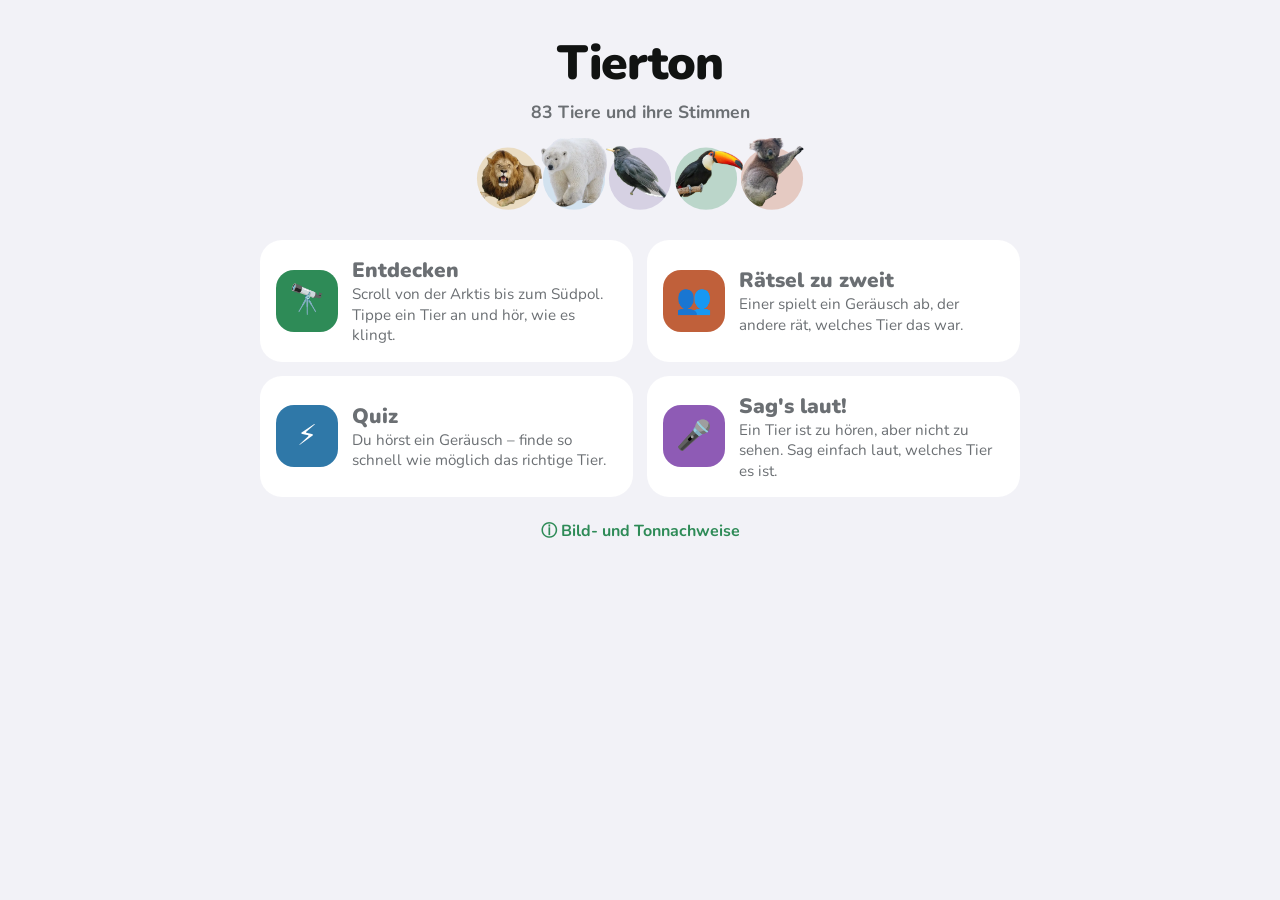
<file: index.html>
<!doctype html>
<html lang="de">
<head>
<meta charset="utf-8">
<meta name="viewport" content="width=device-width, initial-scale=1, viewport-fit=cover">
<title>Tierton</title>
<meta name="description" content="Tierstimmen entdecken und raten – mit echten Fotos und Tonaufnahmen.">
<meta name="theme-color" content="#2E8B57">
<meta name="apple-mobile-web-app-capable" content="yes">
<meta name="apple-mobile-web-app-title" content="Tierton">
<link rel="apple-touch-icon" href="icon.png">
<link rel="icon" href="icon.png">
<link rel="manifest" href="manifest.webmanifest">
<link rel="preconnect" href="https://fonts.googleapis.com">
<link rel="stylesheet" href="https://fonts.googleapis.com/css2?family=Nunito:wght@500;700;800;900&display=swap">
<link rel="stylesheet" href="style.css?v=048fbc20">
</head>
<body>
<main id="app" aria-live="polite"><p class="loading">Tiere werden geladen …</p></main>
<dialog id="card"></dialog>
<script src="app.js?v=5e7c7787"></script>
</body>
</html>
</file>
<file: style.css>
/* Tierton web – same look as the iOS app: rounded type, soft cards, pop-out animals in habitat colours. */
:root {
  --bg: #F2F2F7;
  --surface: #FFFFFF;
  --tile: #F2F2F7;
  --ink: #111312;
  --muted: #6B6F73;
  --line: #E1E3E6;
  --accent: #2E8B57;
  --quiz: #2F78A8;
  --duo: #C0603A;
  --voice: #8E5BB5;
  --good: #2F9E52;
  --bad: #D23B32;
  --font: "Nunito", ui-rounded, "SF Pro Rounded", system-ui, sans-serif;
}
@media (prefers-color-scheme: dark) {
  :root { --bg: #000000; --surface: #1C1C1E; --tile: #2C2C2E; --ink: #F2F2F7; --muted: #A1A1A6; --line: #3A3A3C; color-scheme: dark; }
}
* { box-sizing: border-box; -webkit-tap-highlight-color: transparent; }
html, body { margin: 0; }
body {
  background: var(--bg); color: var(--ink); font-family: var(--font); font-size: 16px;
  padding: env(safe-area-inset-top, 0) max(14px, env(safe-area-inset-right, 0px)) env(safe-area-inset-bottom, 0) max(14px, env(safe-area-inset-left, 0px));
}
button { font: inherit; color: inherit; }
button:focus-visible, a:focus-visible { outline: 3px solid var(--accent); outline-offset: 2px; }
.loading { text-align: center; color: var(--muted); padding: 40vh 0; }
.wrap { max-width: 760px; margin: 0 auto; padding-bottom: 40px; }

/* top bar */
.bar { position: sticky; top: 0; z-index: 5; background: color-mix(in srgb, var(--bg) 88%, transparent); backdrop-filter: blur(14px); -webkit-backdrop-filter: blur(14px);
  display: flex; align-items: center; gap: 10px; padding: 10px 0; margin: 0 calc(-1 * max(14px, env(safe-area-inset-left, 0px))); padding-inline: max(14px, env(safe-area-inset-left, 0px)); }
.bar h1 { font-size: 1.15rem; font-weight: 800; margin: 0; flex: 1; text-align: center; }
.round-btn { width: 44px; height: 44px; border-radius: 50%; border: 0; background: var(--surface); box-shadow: 0 1px 4px rgb(0 0 0 / .12); display: grid; place-items: center; cursor: pointer; font-size: 1.6rem; font-weight: 900; line-height: 1; }
.round-btn[aria-pressed="true"] { background: var(--voice); color: #fff; }
.spacer { width: 44px; }

/* home */
.hero { text-align: center; padding: 30px 0 8px; }
.hero h1 { font-size: 3rem; font-weight: 900; margin: 0; letter-spacing: -.02em; }
.hero p { margin: 4px 0 0; color: var(--muted); font-weight: 700; font-size: 1.1rem; }
.mosaic { display: flex; justify-content: center; margin: 14px 0 10px; }
.mosaic .pop { width: 74px; margin: 0 -4px; }
.modes { display: grid; gap: 14px; margin-top: 10px; }
@media (min-width: 700px) { .modes { grid-template-columns: 1fr 1fr; } }
.mode { display: flex; gap: 14px; align-items: center; text-align: left; padding: 16px; border: 0; border-radius: 22px; background: var(--surface); cursor: pointer; }
.mode .ic { flex: none; width: 62px; height: 62px; border-radius: 18px; display: grid; place-items: center; color: #fff; font-size: 1.8rem; }
.mode b { display: block; font-size: 1.3rem; font-weight: 900; }
.mode span { color: var(--muted); font-size: .95rem; line-height: 1.35; }
.link { display: block; margin: 22px auto 0; background: none; border: 0; color: var(--accent); font-weight: 700; cursor: pointer; }

/* chips */
.chips { display: flex; gap: 8px; overflow-x: auto; padding: 4px 0 8px; scrollbar-width: none; }
.chips::-webkit-scrollbar { display: none; }
.chip { flex: none; border: 0; border-radius: 99px; padding: 8px 14px; font-weight: 800; font-size: .9rem; cursor: pointer; color: var(--c); background: color-mix(in srgb, var(--c) 15%, transparent); white-space: nowrap; }
.chip[aria-pressed="true"] { background: var(--c); color: #fff; }

/* sections + grid */
.sec { position: sticky; top: 64px; z-index: 3; display: flex; gap: 12px; align-items: center; padding: 10px 0; background: color-mix(in srgb, var(--bg) 90%, transparent); backdrop-filter: blur(12px); -webkit-backdrop-filter: blur(12px); }
.sec .ic { width: 40px; height: 40px; border-radius: 12px; background: var(--c); display: grid; place-items: center; font-size: 1.3rem; }
.sec b { font-size: 1.35rem; font-weight: 900; display: block; }
.sec span { color: var(--muted); font-size: .9rem; }
.grid { display: grid; grid-template-columns: repeat(auto-fill, minmax(104px, 1fr)); gap: 10px; margin-bottom: 18px; }
.grid.small { grid-template-columns: repeat(auto-fill, minmax(92px, 1fr)); gap: 8px; }
.tile { position: relative; border: 0; border-radius: 20px; background: var(--surface); padding: 4px 4px 8px; cursor: pointer; display: flex; flex-direction: column; align-items: stretch; transition: transform .15s; }
.tile.playing { box-shadow: inset 0 0 0 3px var(--c); transform: scale(.97); }
.tile .name { display: flex; align-items: center; gap: 4px; padding: 0 4px; }
.tile .name b { flex: 1; min-width: 0; font-weight: 800; font-size: .86rem; text-align: center; line-height: 1.15; hyphens: auto; -webkit-hyphens: auto; overflow-wrap: break-word; }
.tile .info { flex: none; width: 26px; height: 26px; border-radius: 50%; border: 0; background: color-mix(in srgb, var(--c) 18%, transparent); color: var(--c); font-weight: 900; cursor: pointer; font-family: Georgia, serif; }
.tile .badge[hidden] { display: none; }
.tile .badge { position: absolute; top: 8px; left: 8px; width: 28px; height: 28px; border-radius: 50%; background: var(--c); color: #fff; display: grid; place-items: center; font-size: .8rem; }
.tile.right { box-shadow: inset 0 0 0 4px var(--good); }
.tile.wrong { box-shadow: inset 0 0 0 4px var(--bad); }
.tile.dim { opacity: .35; }
.tile .mark { position: absolute; inset: 0; display: grid; place-items: center; font-size: 2.2rem; pointer-events: none; }
.pop { width: 100%; aspect-ratio: 1; display: block; }
.pop svg { width: 100%; height: 100%; display: block; overflow: visible; }

/* big buttons, panels */
.big { display: flex; align-items: center; justify-content: center; gap: 8px; width: 100%; border: 0; border-radius: 20px; padding: 17px 14px; font-weight: 900; font-size: 1.15rem; color: #fff; background: var(--c, var(--accent)); cursor: pointer; }
.big.gray { background: #8E8E93; }
.big:disabled { opacity: .4; cursor: default; }
.row { display: flex; gap: 12px; }
.panel { background: var(--surface); border-radius: 22px; padding: 16px; }
.center { text-align: center; }
.stack { display: flex; flex-direction: column; gap: 16px; }
.label { font-weight: 900; font-size: 1.05rem; margin: 0 0 6px; }
.muted { color: var(--muted); }
.seg { display: flex; background: var(--tile); border-radius: 12px; padding: 3px; gap: 3px; }
.seg button { flex: 1; border: 0; border-radius: 10px; padding: 9px 6px; background: transparent; font-weight: 800; cursor: pointer; }
.seg button[aria-pressed="true"] { background: var(--surface); box-shadow: 0 1px 3px rgb(0 0 0 / .15); }
.switch { display: flex; align-items: center; justify-content: space-between; gap: 12px; }
.switch input { width: 50px; height: 30px; accent-color: var(--good); }
.mystery { width: 220px; height: 220px; margin: 10px auto; border-radius: 50%; display: grid; place-items: center; font-size: 6rem; font-weight: 900; color: var(--c); background: color-mix(in srgb, var(--c) 15%, transparent); border: 0; cursor: pointer; }
.mystery.listening { box-shadow: 0 0 0 8px color-mix(in srgb, var(--c) 35%, transparent); animation: pulse 1.2s ease-in-out infinite; }
@keyframes pulse { 50% { box-shadow: 0 0 0 16px color-mix(in srgb, var(--c) 15%, transparent); } }
.stats { display: flex; justify-content: space-between; font-weight: 900; padding: 4px 0; }
.replay { display: block; margin: 6px auto; border: 0; border-radius: 99px; padding: 10px 18px; font-weight: 800; background: color-mix(in srgb, var(--quiz) 15%, transparent); cursor: pointer; }
.feedback { position: sticky; bottom: 0; z-index: 4; display: flex; align-items: center; gap: 12px; padding: 12px; margin: 0 -4px; border-radius: 20px 20px 0 0; background: color-mix(in srgb, var(--surface) 92%, transparent); backdrop-filter: blur(12px); -webkit-backdrop-filter: blur(12px); box-shadow: 0 -2px 12px rgb(0 0 0 / .12); }
.feedback .pop { width: 56px; flex: none; }
.feedback b { display: block; font-size: 1.1rem; }
.feedback .go { margin-left: auto; border: 0; border-radius: 99px; padding: 13px 18px; font-weight: 900; color: #fff; background: var(--quiz); cursor: pointer; white-space: nowrap; }
.txtlink { border: 0; background: none; color: var(--accent); font-weight: 700; padding: 0; cursor: pointer; }
.heard { min-height: 1.5em; font-size: 1.2rem; color: var(--muted); }

/* info card */
dialog { border: 0; border-radius: 26px; padding: 0; width: min(640px, calc(100vw - 20px)); max-height: calc(100dvh - 30px); background: var(--bg); color: var(--ink); }
dialog::backdrop { background: rgb(0 0 0 / .45); }
.card { padding: 16px; display: flex; flex-direction: column; gap: 14px; }
.card .hero-pop { position: relative; background: var(--surface); border-radius: 24px; padding: 10px; }
.card .hero-pop .pop { width: min(300px, 75vw); margin: 0 auto; }
.card .play { position: absolute; right: 12px; bottom: 12px; width: 62px; height: 62px; border-radius: 50%; border: 0; color: #fff; font-size: 1.5rem; background: var(--c); cursor: pointer; box-shadow: 0 3px 10px rgb(0 0 0 / .25); }
.card h2 { font-size: 2rem; font-weight: 900; margin: 0; }
.card .sci { font-style: italic; color: var(--muted); font-weight: 700; }
.facts { display: grid; grid-template-columns: repeat(auto-fill, minmax(150px, 1fr)); gap: 10px; }
.fact { background: var(--surface); border-radius: 14px; padding: 12px; }
.fact small { display: block; color: var(--c); font-weight: 800; font-size: .78rem; }
.fact b { font-weight: 800; }
.iucn { display: flex; gap: 4px; }
.iucn span { flex: 1; text-align: center; border-radius: 99px; padding: 6px 0; font-weight: 900; font-size: .8rem; color: var(--k); background: color-mix(in srgb, var(--k) 15%, transparent); }
.iucn span.on { color: #fff; background: var(--k); transform: scale(1.08); }
.credit { font-size: .75rem; color: var(--muted); }
.credit a { color: inherit; }
.close { align-self: flex-end; border: 0; border-radius: 99px; padding: 8px 16px; background: var(--surface); font-weight: 800; cursor: pointer; }
.credits-list .panel { margin-bottom: 8px; }
@media (prefers-reduced-motion: reduce) { * { animation: none !important; transition: none !important; } }

/* quiz: all choices on one screen */
.fitgrid { display: grid; gap: 8px; justify-content: center; }
.fitgrid .tile { padding: 2px 2px 5px; border-radius: 16px; }
.fitgrid .tile .name b { font-size: .74rem; }
.fitgrid .tile .mark { font-size: 1.6rem; }
</file>
